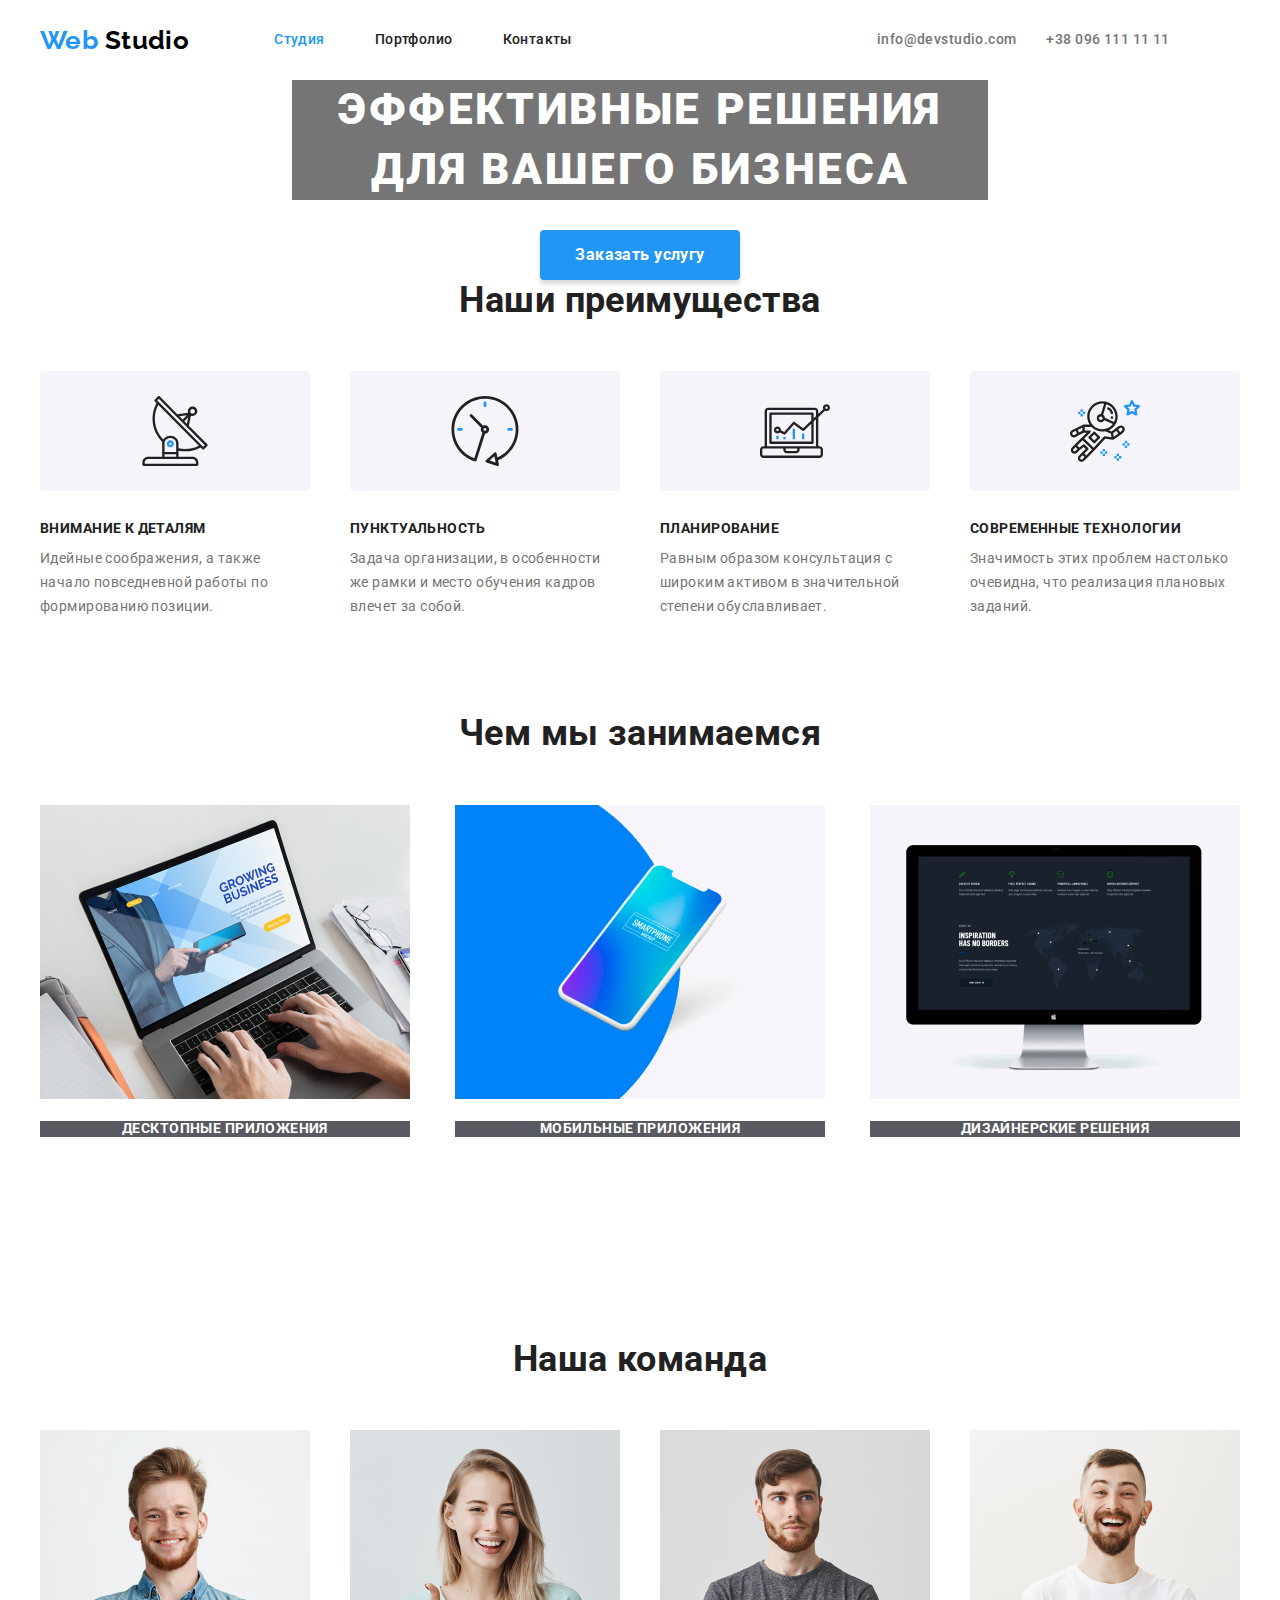
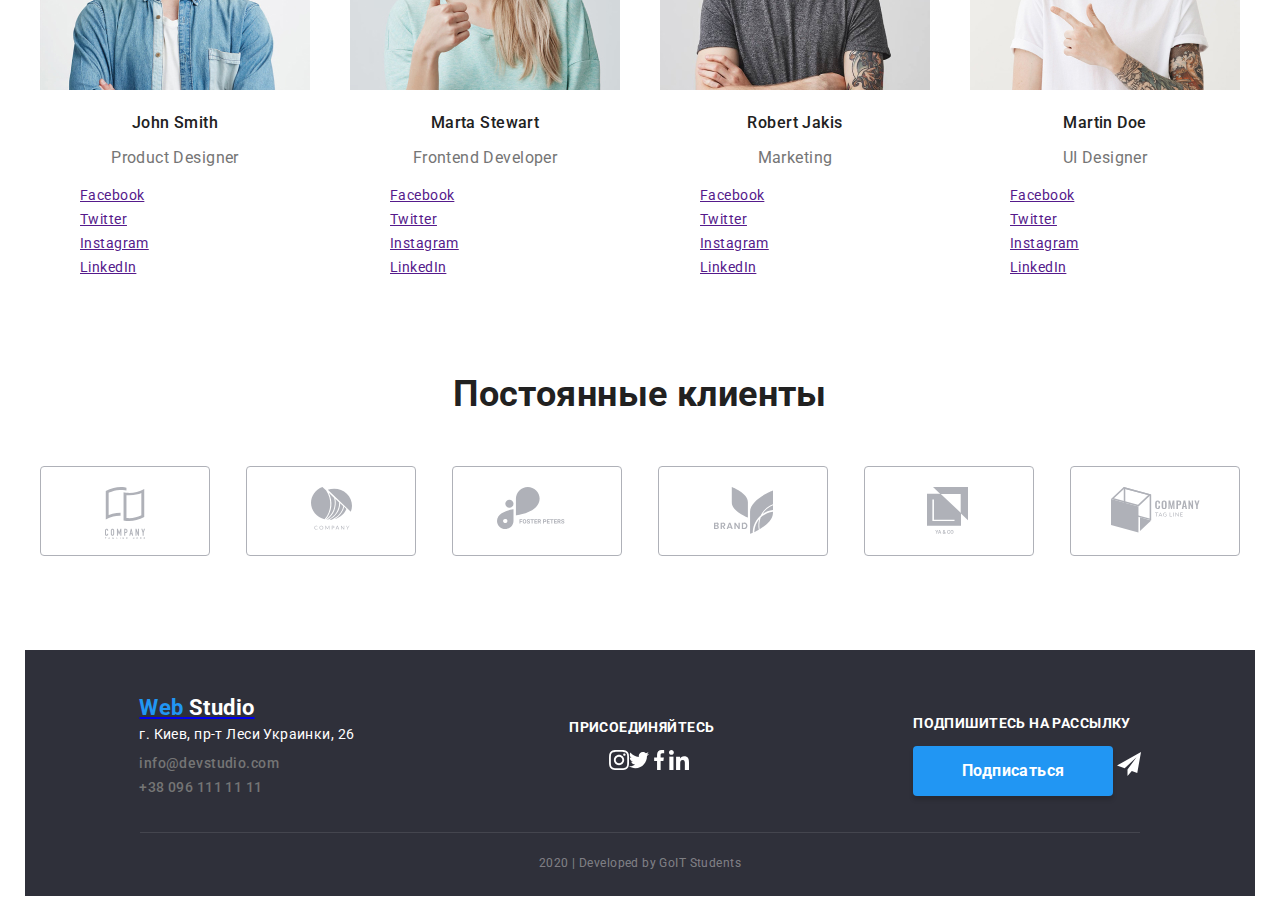
<file: index.html>
<!DOCTYPE html>
<html lang="ru">

<head>
    <meta charset="UTF-8">
    <meta name="viewport" content="width=device-width, initial-scale=1.0">
    <title>Web Studio</title>
    <link href="https://fonts.googleapis.com/css2?family=Raleway:wght@700&family=Roboto:wght@500;700;900&display=swap"
        rel="stylesheet">
    <link rel="stylesheet"
        href="https://cdnjs.cloudflare.com/ajax/libs/modern-normalize/0.6.0/modern-normalize.min.css">
    <link rel="stylesheet" href="./css/styles.css">
</head>

<body>
    <header class="page-header">
        <nav class="container main-nav">
            <a href="./index.html" class="logo"><span class="logo-first">Web</span><span class="logo-second">
                    Studio</span></a>
            <!--меню навігації-->
            <ul class="site-nav">
                <li class="item"><a href="./index.html" class="link current">Студия</a></li>
                <li class="item"><a href="./portfolio.html" class="link">Портфолио</a></li>
                <li class="item"><a href="" class="link">Контакты</a></li>
            </ul>
            <address>
                <ul class="auth-nav">
                    <li class="item"><a href="mailto:info@devstudio.com" class="link">info@devstudio.com</a></li>
                    <li class="item"><a href="tel:+380961111111" class="link">+38 096 111 11 11</a></li>
                </ul>
            </address>
        </nav>
    </header>

    <main>
        <!--секція з банером-->
        <section class="hero">
            <h1 class="hero-title">Эффективные решения для вашего бизнеса</h1>
            <a href="" class="button">Заказать услугу</a>
        </section>
        <!--Секція з перевагами-->
        <section class="container section profit">
            <!--Додав заголовок секції, який потрібно сховати-->
            <h2 class="section-title">Наши преимущества</h2>
            <ul class="feature-list">
                <li class="item">
                    <div class="strongbox"><img src="./images/antenna.svg" alt="саталітарна антена" width="70"
                            height="70">
                    </div>
                    <h3 class="title">Внимание к деталям</h3>
                    <p>Идейные соображения, а также начало повседневной работы по формированию позиции.</p>
                </li>
                <li class="item">
                    <div class="strongbox"><img src="./images/clock.svg" alt="годиник" width="70" height="70">
                    </div>
                    <h3 class="title">Пунктуальность</h3>
                    <p>Задача организации, в особенности же рамки и место обучения кадров влечет за собой.</p>
                </li>
                <li class="item">
                    <div class="strongbox"><img src="./images/diagram.svg" alt="діаграма на ноутбуці" width="70"
                            height="70">
                    </div>
                    <h3 class="title">Планирование</h3>
                    <p>Равным образом консультация с широким активом в значительной степени обуславливает.</p>
                </li>
                <li class="item">
                    <div class="strongbox"><img src="./images/astronaut.svg" alt="астронавт" width="70" height="70">
                    </div>
                    <h3 class="title">Современные технологии</h3>
                    <p>Значимость этих проблем настолько очевидна, что реализация плановых заданий.</p>
                </li>
            </ul>
        </section>
        <!--Секція чим ми займаємося-->
        <section class="container section work">
            <h2 class="section-title">Чем мы занимаемся</h2>
            <ul class="examples-list">
                <li class="item">
                    <a href=""><img src="./images/box1.png" alt="ноутбук з зображенням пропозиції" width="370"
                            height="294"></a>
                    <h3 class="title">Десктопные приложения</h3>
                </li>
                <li class="item">
                    <a href=""><img src="./images/box2.png" alt="мобільний телефон" width="370" height="294"></a>
                    <h3 class="title">Мобильные приложения</h3>
                </li>
                <li class="item">
                    <a href=""><img src="./images/box3.png" alt="монітор" width="370" height="294"></a>
                    <h3 class="title">Дизайнерские решения</h3>
                </li>
            </ul>
        </section>
        <!--Секція нашої команди-->
        <section class="container section team">
            <h2 class="section-title">Наша команда</h2>
            <ul class="team-list">
                <li>
                    <a href=""><img src="./images/John.jpg" alt="фото Джона" width="270" height="260"></a>
                    <h3 class="title">John Smith</h3>
                    <p class="text">Product Designer</p>
                    <ul>
                        <li>
                            <a href="" aria-label="Ссылка на Facebook">Facebook</a>
                        </li>
                        <li>
                            <a href="" aria-label="Ссылка на Twitter">Twitter</a>
                        </li>
                        <li>
                            <a href="" aria-label="Ссылка на Instagram">Instagram</a>
                        </li>
                        <li>
                            <a href="" aria-label="Ссылка на LinkedIn">LinkedIn</a>
                        </li>
                    </ul>
                </li>
                <li>
                    <a href=""><img src="./images/Marta.jpg" alt="фото Марти" width="270" height="260"></a>
                    <h3 class="title">Marta Stewart</h3>
                    <p class="text">Frontend Developer</p>
                    <ul>
                        <li>
                            <a href="" aria-label="Ссылка на Facebook">Facebook</a>
                        </li>
                        <li>
                            <a href="" aria-label="Ссылка на Twitter">Twitter</a>
                        </li>
                        <li>
                            <a href="" aria-label="Ссылка на Instagram">Instagram</a>
                        </li>
                        <li>
                            <a href="" aria-label="Ссылка на LinkedIn">LinkedIn</a>
                        </li>
                    </ul>
                </li>
                <li>
                    <a href=""><img src="./images/Robert.jpg" alt="фото Роберта" width="270" height="260"></a>
                    <h3 class="title">Robert Jakis</h3>
                    <p class="text">Marketing</p>
                    <ul>
                        <li>
                            <a href="" aria-label="Ссылка на Facebook">Facebook</a>
                        </li>
                        <li>
                            <a href="" aria-label="Ссылка на Twitter">Twitter</a>
                        </li>
                        <li>
                            <a href="" aria-label="Ссылка на Instagram">Instagram</a>
                        </li>
                        <li>
                            <a href="" aria-label="Ссылка на LinkedIn">LinkedIn</a>
                        </li>
                    </ul>
                </li>
                <li>
                    <a href=""><img src="./images/Martin.jpg" alt="фото Мартіна" width="270" height="260"></a>
                    <h3 class="title">Martin Doe</h3>
                    <p class="text">UI Designer</p>
                    <ul>
                        <li>
                            <a href="" aria-label="Ссылка на Facebook">Facebook</a>
                        </li>
                        <li>
                            <a href="" aria-label="Ссылка на Twitter">Twitter</a>
                        </li>
                        <li>
                            <a href="" aria-label="Ссылка на Instagram">Instagram</a>
                        </li>
                        <li>
                            <a href="" aria-label="Ссылка на LinkedIn">LinkedIn</a>
                        </li>
                    </ul>
                </li>
            </ul>
        </section>
        <!--Секція з постійними клієнтами-->
        <section class="container section client">
            <h2 class="section-title">Постоянные клиенты</h2>
            <ul class="firm">
                <li class="item"><a href=""><img src="./images/logo2.svg" alt="лого компанії партнера"></a></li>
                <li class="item"><a href=""><img src="./images/logo3.svg" alt="лого компанії партнера"></a></li>
                <li class="item"><a href=""><img src="./images/logo4.svg" alt="лого компанії партнера"></a></li>
                <li class="item"><a href=""><img src="./images/logo5.svg" alt="лого компанії партнера"></a></li>
                <li class="item"><a href=""><img src="./images/logo1.svg" alt="лого компанії партнера"></a></li>
                <li class="item"><a href=""><img src="./images/logo6.svg" alt="лого компанії партнера"></a></li>
            </ul>
        </section>
    </main>
    <!-- Секція підвал -->
    <footer class="container basement">
        <div class="basement-group">
            <div class="logo-contact">
                <a href="./index.html" class="logo-footer"><span class="logo-part">Web</span><span class="logo-text">
                        Studio</span></a>
                <address class="contact">
                    <span class="text">г. Киев, пр-т Леси Украинки, 26</span>

                    <ul class="auth-nav call">
                        <li class="challenge"><a href="mailto:info@devstudio.com" class="link">info@devstudio.com</a>
                        </li>
                        <li class="challenge"><a href="tel:+380961111111" class="link">+38 096 111 11 11</a></li>
                    </ul>
                </address>
            </div>
            <section>
                <div class="accede">
                    <h3 class="fotter-network">присоединяйтесь</h3>
                    <ul class="network">
                        <li>
                            <a href=""><img src="./images/instagram.svg" alt="інстаграм" width="20" height="20"></a>
                        </li>
                        <li>
                            <a href=""><img src="./images/twitter.svg" alt="твітер" width="20" height="20"></a>
                        </li>
                        <li>
                            <a href=""><img src="./images/facebook.svg" alt="фейсбук" width="20" height="20"></a>
                        </li>
                        <li>
                            <a href=""><img src="./images/linkedin.svg" alt="лінкедін" width="20" height="20"></a>
                        </li>
                    </ul>
                </div>
            </section>
            <section class="sign">
                <h3 class="fotter-network">Подпишитесь на рассылку</h3>
                <a href="" class="button">Подписаться</a>
                <img src="./images/iconsend.svg" alt="іконка листа" width="24" height="24">
            </section>
        </div>
        <p class="footer-law">2020 | Developed by GoIT Students</p>
    </footer>
</body>

</html>
</file>
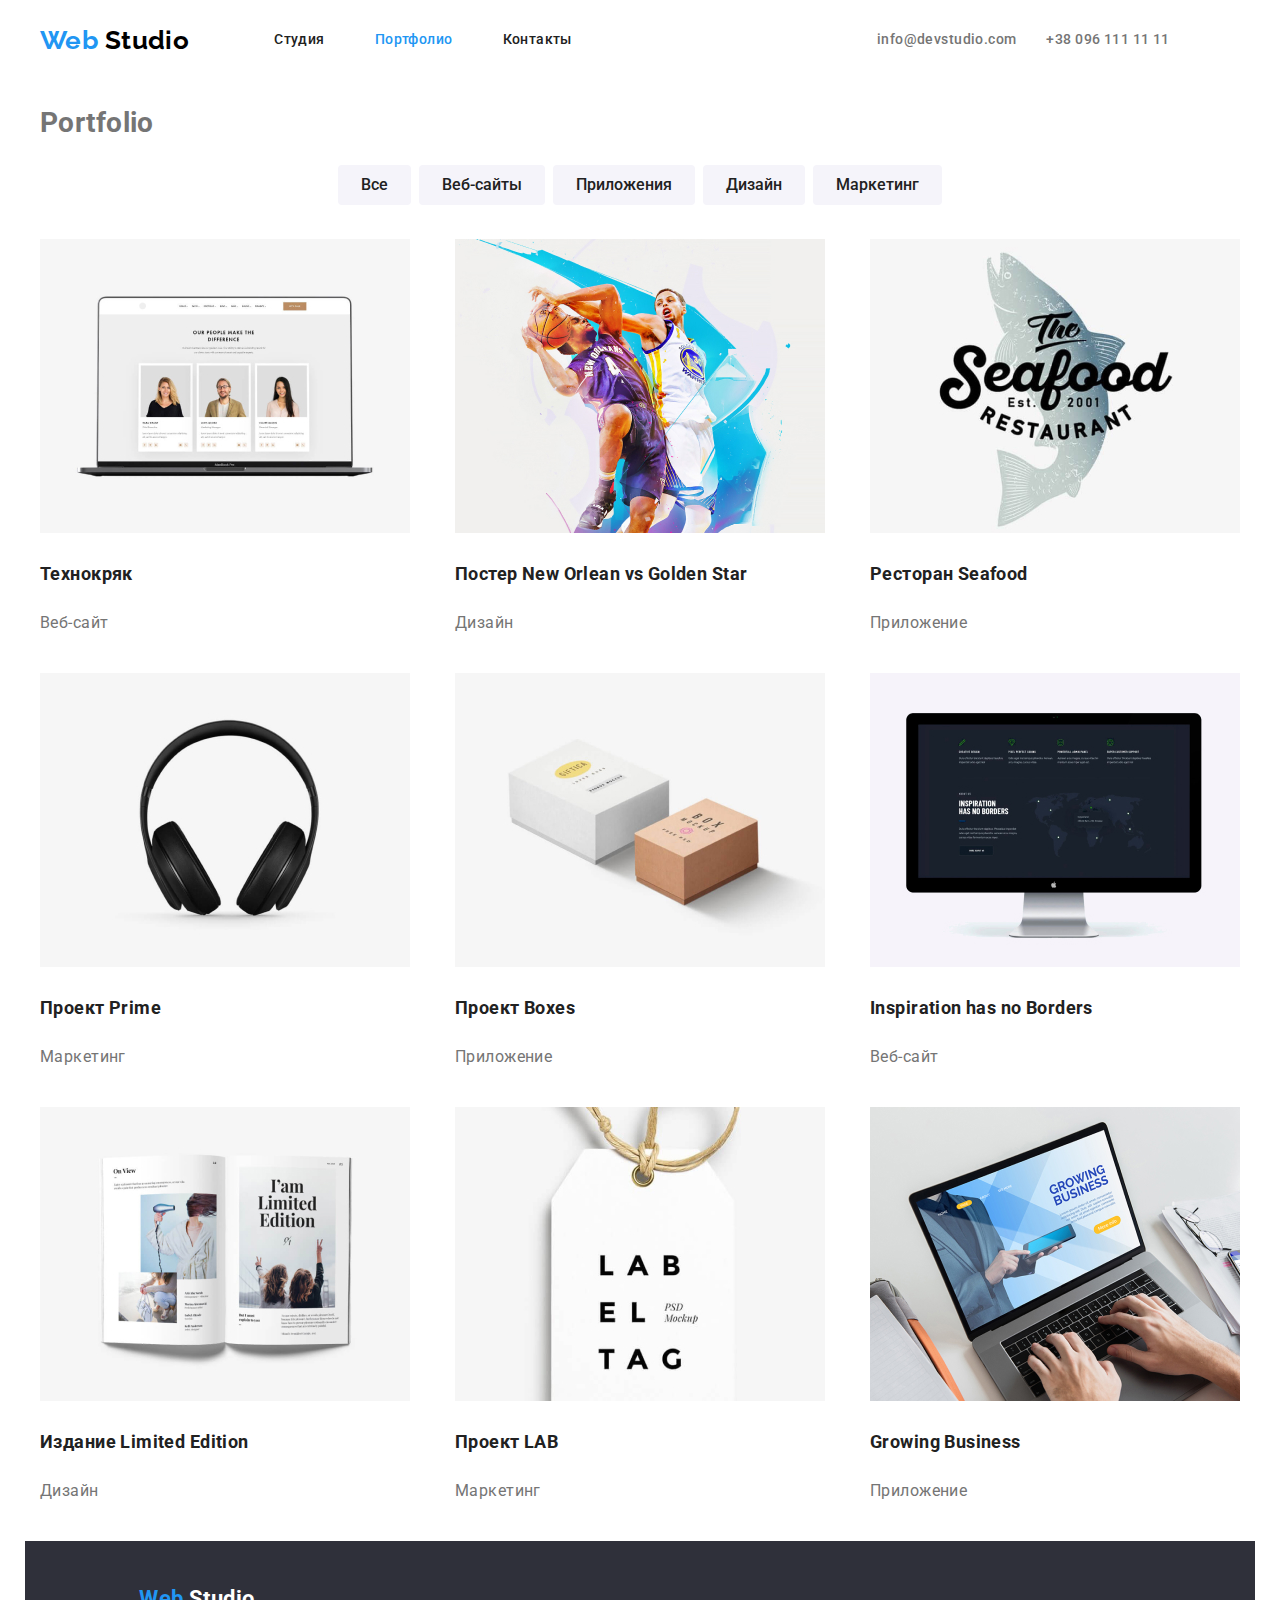
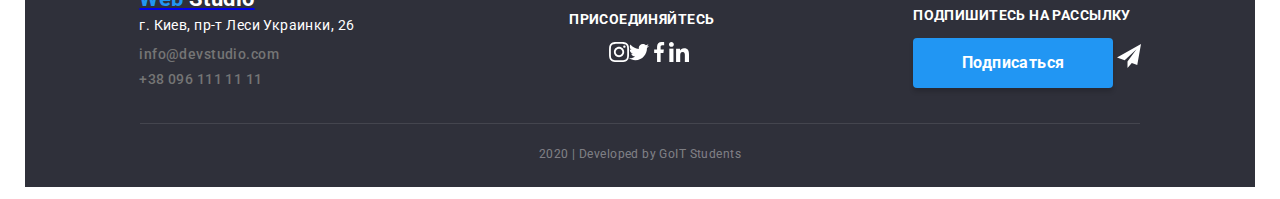
<file: portfolio.html>
<!DOCTYPE html>
<html lang="en">

<head>
    <meta charset="UTF-8">
    <meta name="viewport" content="width=device-width, initial-scale=1.0">
    <title>Web Studio</title>
    <link href="https://fonts.googleapis.com/css2?family=Raleway:wght@700&family=Roboto:wght@500;700;900&display=swap"
        rel="stylesheet">
    <link rel="stylesheet"
        href="https://cdnjs.cloudflare.com/ajax/libs/modern-normalize/0.6.0/modern-normalize.min.css">
    <link rel="stylesheet" href="./css/styles.css">
</head>

<body>
    <header class="page-header">
        <nav class="container main-nav">
            <a href="./index.html" class="logo"><span class="logo-first">Web</span><span class="logo-second">
                    Studio</span></a>
            <!--меню навігації-->
            <ul class="site-nav">
                <li class="item"><a href="./index.html" class="link">Студия</a></li>
                <li class="item"><a href="./portfolio.html" class="link current">Портфолио</a></li>
                <li class="item"><a href="" class="link">Контакты</a></li>
            </ul>
            <address>
                <ul class="auth-nav">
                    <li class="item"><a href="mailto:info@devstudio.com" class="link">info@devstudio.com</a></li>
                    <li class="item"><a href="tel:+380961111111" class="link">+38 096 111 11 11</a></li>
                </ul>
            </address>
        </nav>
    </header>
    <main>

        <!-- секція фільтрів -->
        <!-- h1 потрібно заховати -->
        <section class="container">

            <h1>Portfolio</h1>
            <ul class="base-nav">
                <li class="item"><button type="button" class="button-link">Все</button></li>
                <li class="item"><button type="button" class="button-link">Веб-сайты</button></li>
                <li class="item"><button type="button" class="button-link">Приложения</button></li>
                <li class="item"><button type="button" class="button-link">Дизайн</button></li>
                <li class="item"><button type="button" class="button-link">Маркетинг</button></li>
            </ul>
            <ul class="choice-list">
                <li class="choice-box"><a href="" class="link">
                        <img src="./images/leptopcart.jpg" alt="лептоп" width="370" height="294">
                        <h2 class="title">Технокряк</h2>
                        <p class="text">Веб-сайт</p>
                        <!-- <p class="text-choice">Технокряк это современная площадка распространения
                                коронавируса.Компании используют эту платформу для цифрового шпионажа и атак на
                                защищённые сервера конкурентов.</p> -->
                    </a>
                </li>
                <li class="choice-box"><a href="" class="link">
                        <img src="./images/bascet.jpg" alt="два гравця з баскетболу, з мячем " width="370" height="294">
                        <h2 class="title">Постер New Orlean vs Golden Star</h2>
                        <p class="text">Дизайн</p>
                    </a>
                </li>
                <li class="choice-box"><a href="" class="link">
                        <img src="./images/fish.jpg" alt="лого ресторану з рибою" width="370" height="294">
                        <h2 class="title">Ресторан Seafood</h2>
                        <p class="text">Приложение</p>
                    </a>
                </li>
                <li class="choice-box"><a href="" class="link">
                        <img src="./images/headphone.jpg" alt="навушники" width="370" height="294">
                        <h2 class="title">Проект Prime</h2>
                        <p class="text">Маркетинг</p>
                    </a>
                </li>
                <li class="choice-box"><a href="" class="link">
                        <img src="./images/boxes.jpg" alt="дві коробки" width="370" height="294">
                        <h2 class="title">Проект Boxes</h2>
                        <p class="text">Приложение</p>
                    </a>
                </li>
                <li class="choice-box"><a href="" class="link">
                        <img src="./images/screen.jpg" alt="монітор" width="370" height="294">
                        <h2 class="title">Inspiration has no Borders</h2>
                        <p class="text">Веб-сайт</p>
                    </a>
                </li>
                <li class="choice-box"><a href="" class="link">
                        <img src="./images/magazin.jpg" alt="журнал" width="370" height="294">
                        <h2 class="title">Издание Limited Edition</h2>
                        <p class="text">Дизайн</p>
                    </a>
                </li>
                <li class="choice-box"><a href="" class="link">
                        <img src="./images/logoprise.jpg" alt="бірка з лого" width="370" height="294">
                        <h2 class="title">Проект LAB</h2>
                        <p class="text">Маркетинг</p>
                    </a>
                </li>
                <li class="choice-box"><a href="" class="link">
                        <img src="./images/leptop.jpg" alt="лептоп" width="370" height="294">
                        <h2 class="title">Growing Business</h2>
                        <p class="text">Приложение</p>
                    </a>
                </li>
            </ul>
        </section>

    </main>
    <footer class="container basement">
        <div class="basement-group">
            <div class="logo-contact">
                <a href="./index.html" class="logo-footer"><span class="logo-part">Web</span><span class="logo-text">
                        Studio</span></a>
                <address class="contact">
                    <span class="text">г. Киев, пр-т Леси Украинки, 26</span>

                    <ul class="auth-nav call">
                        <li class="challenge"><a href="mailto:info@devstudio.com" class="link">info@devstudio.com</a>
                        </li>
                        <li class="challenge"><a href="tel:+380961111111" class="link">+38 096 111 11 11</a></li>
                    </ul>
                </address>
            </div>
            <section>
                <div class="accede">
                    <h3 class="fotter-network">присоединяйтесь</h3>
                    <ul class="network">
                        <li>
                            <a href=""><img src="./images/instagram.svg" alt="інстаграм" width="20" height="20"></a>
                        </li>
                        <li>
                            <a href=""><img src="./images/twitter.svg" alt="твітер" width="20" height="20"></a>
                        </li>
                        <li>
                            <a href=""><img src="./images/facebook.svg" alt="фейсбук" width="20" height="20"></a>
                        </li>
                        <li>
                            <a href=""><img src="./images/linkedin.svg" alt="лінкедін" width="20" height="20"></a>
                        </li>
                    </ul>
                </div>
            </section>
            <section class="sign">
                <h3 class="fotter-network">Подпишитесь на рассылку</h3>
                <a href="" class="button">Подписаться</a>
                <img src="./images/iconsend.svg" alt="іконка листа" width="24" height="24">
            </section>
        </div>
        <p class="footer-law">2020 | Developed by GoIT Students</p>
    </footer>
</body>

</html>
</file>
<file: css/styles.css>
/* Колір основного тексту #212121 */
/* Колір другорядного тексту #757575 */
/* Білий #FFFFFF */
/* акент #2196F3 */
/* лого #000000 */
/* колір фону ffffff*/
/* другорядний колір фону #F5F4FA */
:root {
  --primary-text-color: #212121;
  --title-text-color: #757575;
  --hero-text-color: #ffffff;
  --accent-color: #2196f3;
  --primary-white-color: #ffffff;
}
body {
  background-color: var(--primary-white-color);
  color: #757575;
  font-family: Roboto, sans-serif;
  letter-spacing: 0.03em;
  font-size: 14px;
  line-height: 1.71;
}
/* Page-header */
/* .page-header {
  background-color: var(--primary-white-color);
} */
.container {
  padding-left: 15px;
  padding-right: 15px;
  margin-left: auto;
  margin-right: auto;
  width: 1230px;
  /* outline: 1px solid orange; */
}
ul {
  list-style: none;
}
.logo {
  font-family: Raleway;
  font-weight: bold;
  font-size: 26px;
  line-height: 1.19;
  text-decoration: none;
}
.logo:hover,
.logo:focus {
  color: #000000;
}
.logo-first {
  color: var(--accent-color);
}
.logo-second {
  color: #000000;
}
/* Main-nav */
.main-nav {
  height: 80px;
  display: flex;
  align-items: center;
}
/* Page-header */
/* .page-header {
  height: 80px;
} */
/* site-nav */
.site-nav {
  padding: 0;
  margin-top: 0;
  margin-bottom: 0;
  margin-left: 85px;
  display: flex;
  font-weight: 500;
  font-size: 14px;
  line-height: 1.14;
}
/* .site-nav .item {
  
} */
.site-nav .item:not(:last-child) {
  margin-right: 0;
  /* outline: 1px solid red; */
  margin-right: 50px;
}
.site-nav .link {
  display: block;
  padding-top: 32px;
  padding-bottom: 32px;

  color: var(--primary-text-color);
  text-decoration: none;
}

.site-nav .link:hover,
.site-nav .link:focus {
  color: var(--accent-color);
}
.site-nav .link.current {
  color: var(--accent-color);
}
.auth-nav {
  display: flex;
  padding: 0;
  margin-top: 0px;
  margin-bottom: 0;
  margin-left: 305px;
}
.auth-nav .item + .item {
  margin-left: 30px;
}
.auth-nav .link {
  display: block;
  padding-top: 32px;
  padding-bottom: 32px;

  color: var(--title-text-color);
  text-decoration: none;

  font-weight: 500;
  font-size: 14px;
  line-height: 1.14;
  font-style: normal;
}
.auth-nav .link:hover,
.auth-nav .link:focus {
  color: var(--accent-color);
}
/* Hero */
.hero {
  text-align: center;
}
.hero-title {
  color: var(--hero-text-color);
  /* тимчасовий фон */
  background-color: #757575;
  width: 696px;
  margin-left: auto;
  margin-right: auto;
  margin-top: 0;
  margin-bottom: 30px;
  font-weight: 900;
  font-size: 44px;
  line-height: 1.36;
  letter-spacing: 0.06em;
  text-transform: uppercase;
}
/* Section */
.section-title {
  margin-top: 0;
  margin-bottom: 50px;
  color: var(--primary-text-color);
  font-weight: bold;
  font-size: 36px;
  line-height: 1.16;
  text-align: center;
}
/* Feature */
.feature-list .title {
  margin-top: 0;
  margin-bottom: 10px;
  color: var(--primary-text-color);
  font-weight: bold;
  font-size: 14px;
  line-height: 1.14;
  text-transform: uppercase;
}
/* .feature-list .item:not(:last-child) {
  justify-content: center;
  margin-right: 40px;
} */
.feature-list .item {
  width: 270px;
}
.feature-list {
  justify-content: space-between;
  display: flex;
  padding-left: 0;
  margin-top: 0;
  margin-bottom: 0;
}
.profit {
  margin-bottom: 94px;
}
.feature-list p {
  margin-top: 0;
  margin-bottom: 0;
}
.strongbox {
  width: 270px;
  height: 120px;
  text-align: center;
  padding-top: 25px;
  margin-bottom: 30px;
  background: #f5f4fa;
  border-radius: 4px;
}

/* Examples */
.examples-list .title {
  color: var(--primary-white-color);
  background-color: rgba(47, 48, 58, 0.8);
  /* display: inline-block;
  min-width: 370px;
  padding: 27px 85px;
  margin-top: 0;
  margin-bottom: 0; */
  font-weight: bold;
  font-size: 14px;
  line-height: 1.14;
  text-align: center;
  text-transform: uppercase;
}
.examples-list {
  justify-content: space-between;
  display: flex;
  padding-left: 0;
  margin-top: 0;
  margin-bottom: 0;
}
/* .examples-list .item:not(:last-child) {
  margin-right: 40px;
} */
.work {
  margin-bottom: 94px;
}
/* Team */
/* .team-list {
  justify-content: space-between;
} */
.team-list {
  display: flex;
  justify-content: space-between;
  padding: 0;
  margin: 0;
}

.team-list .title {
  color: var(--primary-text-color);
  font-weight: 500;
  font-size: 16px;
  line-height: 1.18;
  text-align: center;
}
.team-list .text {
  font-weight: normal;
  font-size: 16px;
  line-height: 1.18;
  text-align: center;
}
.team {
  padding-top: 94px;
  padding-bottom: 94px;
}

/* client */
.client {
  margin-bottom: 94px;
}
.firm {
  display: flex;
  justify-content: space-between;
  padding-left: 0;
}
.firm .item {
  width: 170px;
  height: 90px;
  border: 1px solid #afb1b8;
  text-align: center;
  padding-top: 20px;
  box-sizing: border-box;
  border-radius: 4px;
}
/* Button */
.button {
  border-radius: 4px;
  /* border: 0.5px solid transparent; */
  box-shadow: 0px 4px 4px rgba(0, 0, 0, 0.15);
  padding: 10px 32px;
  display: inline-block;
  min-width: 200px;
  text-align: center;
  color: var(--primary-white-color);
  background-color: var(--accent-color);
  font-weight: bold;
  font-size: 16px;
  line-height: 1.87;
  text-decoration: none;
}
.basement {
  background-color: #2f303a;
}
.logo-part {
  color: var(--accent-color);
}
.logo-text {
  color: var(--primary-white-color);
}
.logo-contact {
  /* margin-left: 215px; */
}
.basement-group {
  display: flex;
  justify-content: space-around;
  padding-top: 45px;
  align-items: center;
  margin-bottom: 28px;
}
.contact {
  padding: 0;
  margin: 0;
  min-width: 231px;
  min-height: 81px;
}
.challenge .link {
  padding: 9px 0px 0px 0px;
  margin: 0;
}
.logo-footer {
  /* margin-left: 214px;
  margin-top: 45px; */
  font-weight: bold;
  font-size: 22px;
  line-height: 1.18;
}
.contact .text {
  padding-top: 8px;
  color: var(--primary-white-color);
  font-weight: normal;
  font-size: 14px;
  line-height: 1.71;
  font-style: normal;
}
.network {
  display: flex;
}
.fotter-network {
  color: var(--primary-white-color);
  font-weight: bold;
  font-size: 14px;
  line-height: 1.14;
  text-transform: uppercase;
}
.footer-law {
  color: rgba(255, 255, 255, 0.4);
  font-weight: normal;
  font-size: 12px;
  line-height: 2;
  text-align: center;
  border-top: 1px solid rgba(255, 255, 255, 0.1);
  margin-left: 100px;
  margin-right: 100px;
  padding-top: 18px;
  padding-bottom: 21px;
}
.call {
  margin: 0;
  display: block;
  flex-direction: column;
}
/* css portfolio */
.button-link {
  border: 1px solid transparent;
  padding: 6px 22px;
  border-radius: 4px;
  color: var(--primary-text-color);
  background-color: #f5f4fa;
  font-weight: 500;
  font-size: 16px;
  line-height: 1.63;
}
.button-link:hover,
.button-link:focus {
  color: var(--primary-white-color);
  background-color: var(--primary-white-color);
  background-color: var(--accent-color);
}

/* секція з вибором */
.choice-list .link {
  text-decoration: none;
}
.choice-list {
  padding: 0;
  margin: 0;
  display: flex;
  flex-wrap: wrap;
  justify-content: space-between;
}

.choice-box:nth-child(3n) {
  margin-right: 0px;
}
.choice-list .title {
  color: var(--primary-text-color);
  font-weight: bold;
  font-size: 18px;
  line-height: 2;
  text-decoration: none;
}
.choice-list .text {
  color: var(--title-text-color);
  font-size: 16px;
  line-height: 1.87;
}
.choice-list .text-choice {
  color: var(--primary-white-color);
  /* тимчасовий фон */
  background-color: rgba(33, 150, 243, 0.9);
  font-size: 18px;
  line-height: 1.55;
}
.base-nav {
  padding: 0;
  margin: 0;
  display: flex;
  justify-content: center;
  margin-bottom: 34px;
}
.base-nav .item:not(:last-child) {
  margin-right: 8px;
}
/* .examples-list .item:not(:last-child) {
  margin-right: 40px;
} */
.choice-box {
  width: 370px;
  height: 404px;
  margin-right: 30px;
  margin-bottom: 30px;
}
</file>
